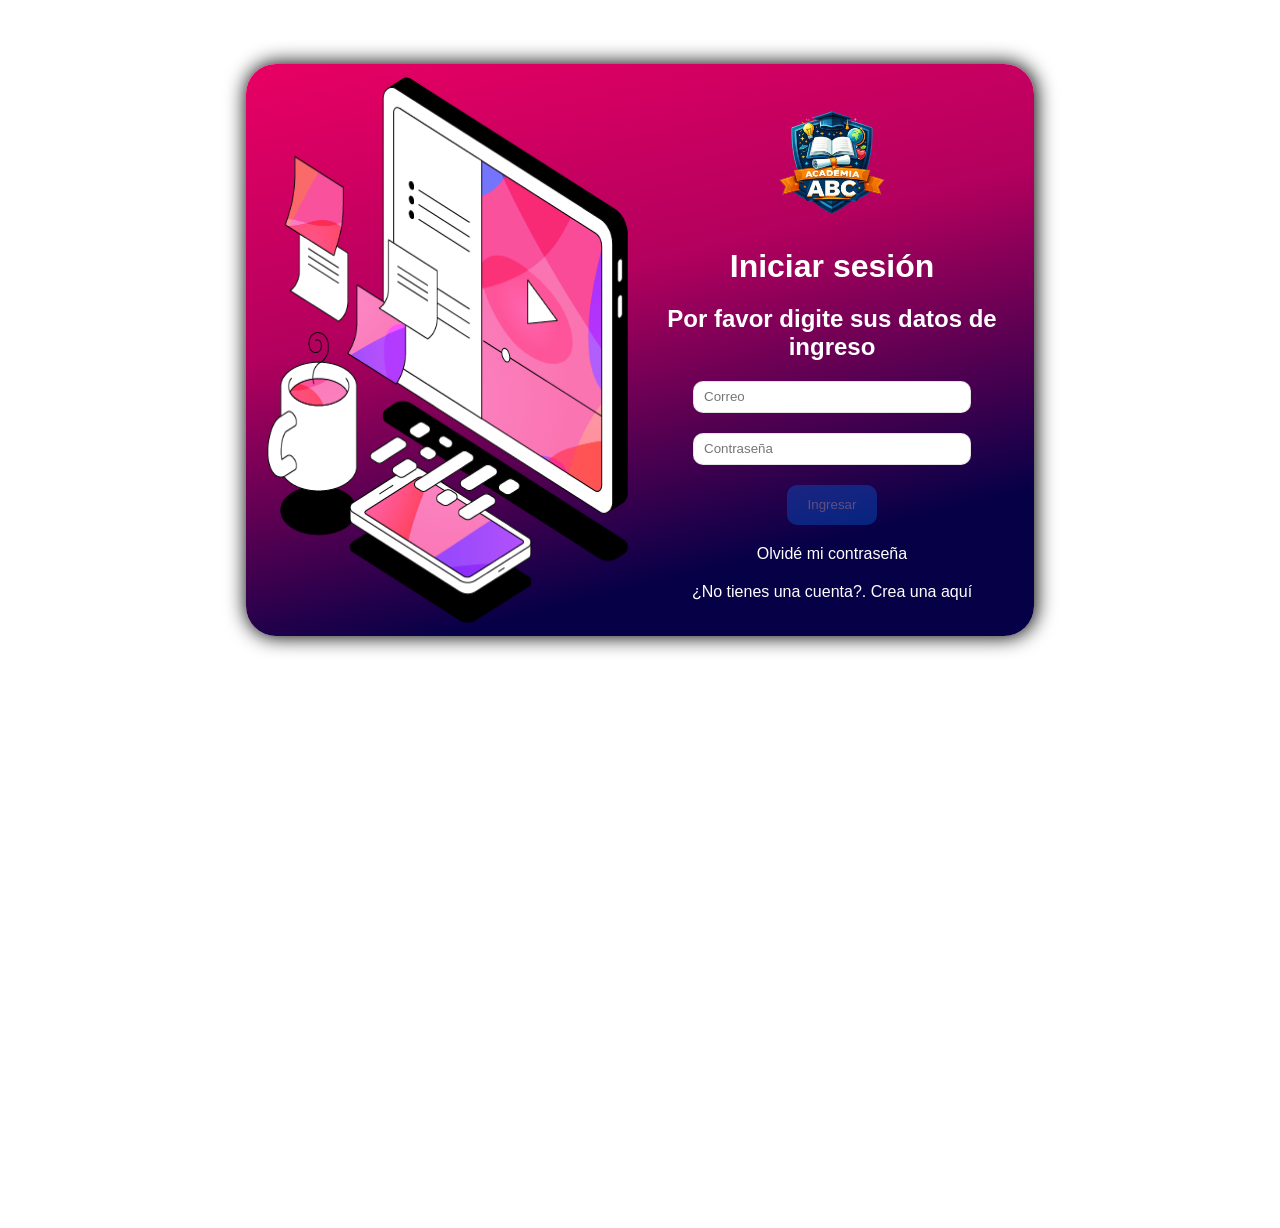
<file: index.html>
<!DOCTYPE html>
<html lang="en">
<head>
    <meta charset="UTF-8">
    <meta name="viewport" content="width=device-width, initial-scale=1.0">
    <meta http-equiv="refresh" content="0; url=pages/login.html">
    <title>Document</title>
</head>
<body>
    
</body>
</html>
</file>
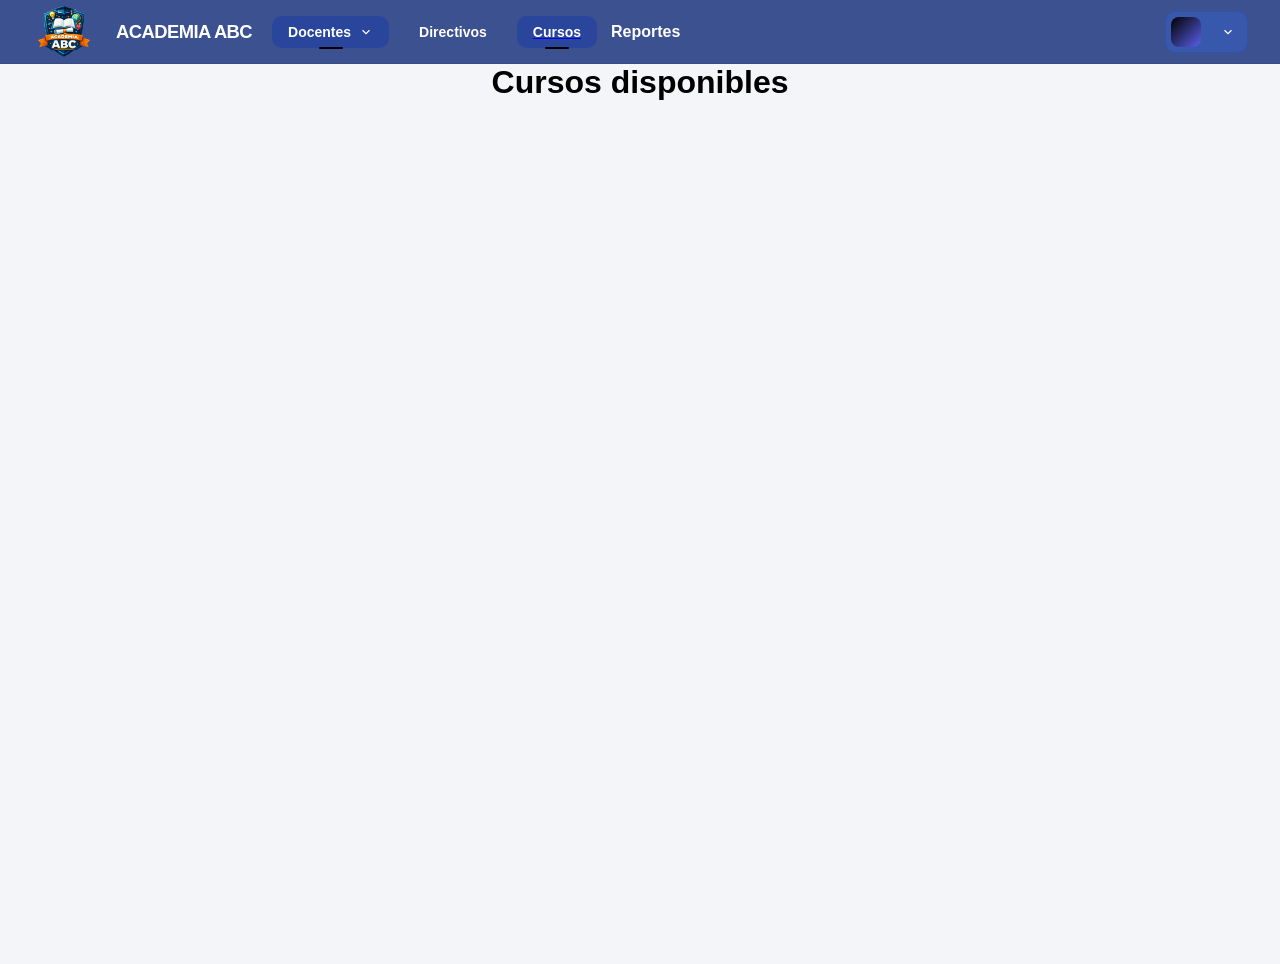
<file: pages/cursos.html>
<!DOCTYPE html>
<html lang="es">
<head>
    <meta charset="UTF-8">
    <meta name="viewport" content="width=device-width, initial-scale=1.0">
    <title>Gestión de Cursos</title>
    <link rel="stylesheet" href="/styles/menu.css">
    <link rel="stylesheet" href="/styles/cursos.css">
</head>

<body>
  <nav>
    <a class="nav-brand" href="/pages/menu.html">
        <img src="../media/logo.png">
        <div class="logo-icon"><a class="dropdown-item" href="../pages/menu.html">ACADEMIA ABC</a></div>
    </a>
    <div class="nav-links">
        <div class="dropdown-wrapper">
            <button class="nav-link active" id="btn-docentes" onclick="toggleDropdown('docentes')">
                Docentes
                <svg class="chevron" width="14" height="14" fill="none" stroke="currentColor" stroke-width="2" viewBox="0 0 24 24"><polyline points="6 9 12 15 18 9"/></svg>
            </button>
            <div class="dropdown" id="dropdown-docentes">
                <div class="dropdown-header">Docentes</div>
                <a class="dropdown-item" href="../pages/docentes.html">
                    <div><div class="item-label">Gestión docentes</div><div class="item-sub">Crear, editar, eliminar</div></div>
                </a>
            </div>
        </div>
        <div class="dropdown-wrapper">
            <button class="nav-link" id="btn-directivos" onclick="toggleDropdown('directivos')"><a class="dropdown-item" href="../pages/directivos.html">Directivos</a></button>
        </div>
        <div class="dropdown-wrapper">
            <a href="/pages/cursos.html">
                <button class="nav-link active" id="btn-cursos" onclick="toggleDropdown('cursos')">
                  Cursos
                </button>
              </a>
            <div class="dropdown" id="dropdown-cursos">
                <div class="dropdown-header">Opciones</div>
                <a class="dropdown-item" href="#"><div class="item-icon ic-blue">📚</div><div><div class="item-label">Explorar cursos</div><div class="item-sub">Todos los disponibles</div></div></a>
                <a class="dropdown-item" href="#"><div class="item-icon ic-green">✅</div><div><div class="item-label">Matriculados</div><div class="item-sub">5 cursos activos</div></div></a>
                <a class="dropdown-item" href="#"><div class="item-icon ic-purple">✏️</div><div><div class="item-label">Editar</div><div class="item-sub">Editor de cursos</div></div></a>
            </div>
        </div>

        <div class="dropdown-wrapper">
            <a class="dropdown-item" href="/pages/reporte.html">Reportes</a>
        </div>
    </div>
    <div class="dropdown-wrapper">
        <button class="avatar-btn" id="btn-perfil" onclick="toggleDropdown('perfil')">
            <div id="avatar" class="avatar"></div>
            <span id="avatar-name" class="avatar-name"></span>
            <svg class="chevron" width="14" height="14" fill="none" stroke="currentColor" stroke-width="2" viewBox="0 0 24 24"><polyline points="6 9 12 15 18 9"/></svg>
        </button>
        <div class="dropdown dropdown-right" id="dropdown-perfil">
            <div class="dropdown-header">Mi cuenta</div>
            <a class="dropdown-item" href="../pages/perfil.html">
                <div class="item-icon ic-blue">👤</div>
                <div><div class="item-label">Mi perfil</div><div class="item-sub">Datos personales</div></div>
            </a>
            <div class="dropdown-divider"></div>
            <a class="dropdown-item" href="/pages/login.html"><div><div class="item-label item-danger">Cerrar sesión</div></div></a>
        </div>
    </div>
</nav>


      <h1>Cursos disponibles</h1>
      <div class="addCursos" id="addCursos">

      </div>
      <div class="cursos" id="cursos">

      </div>

</body>
<script src="/scripts/cursos.js"></script>
</html>
</file>
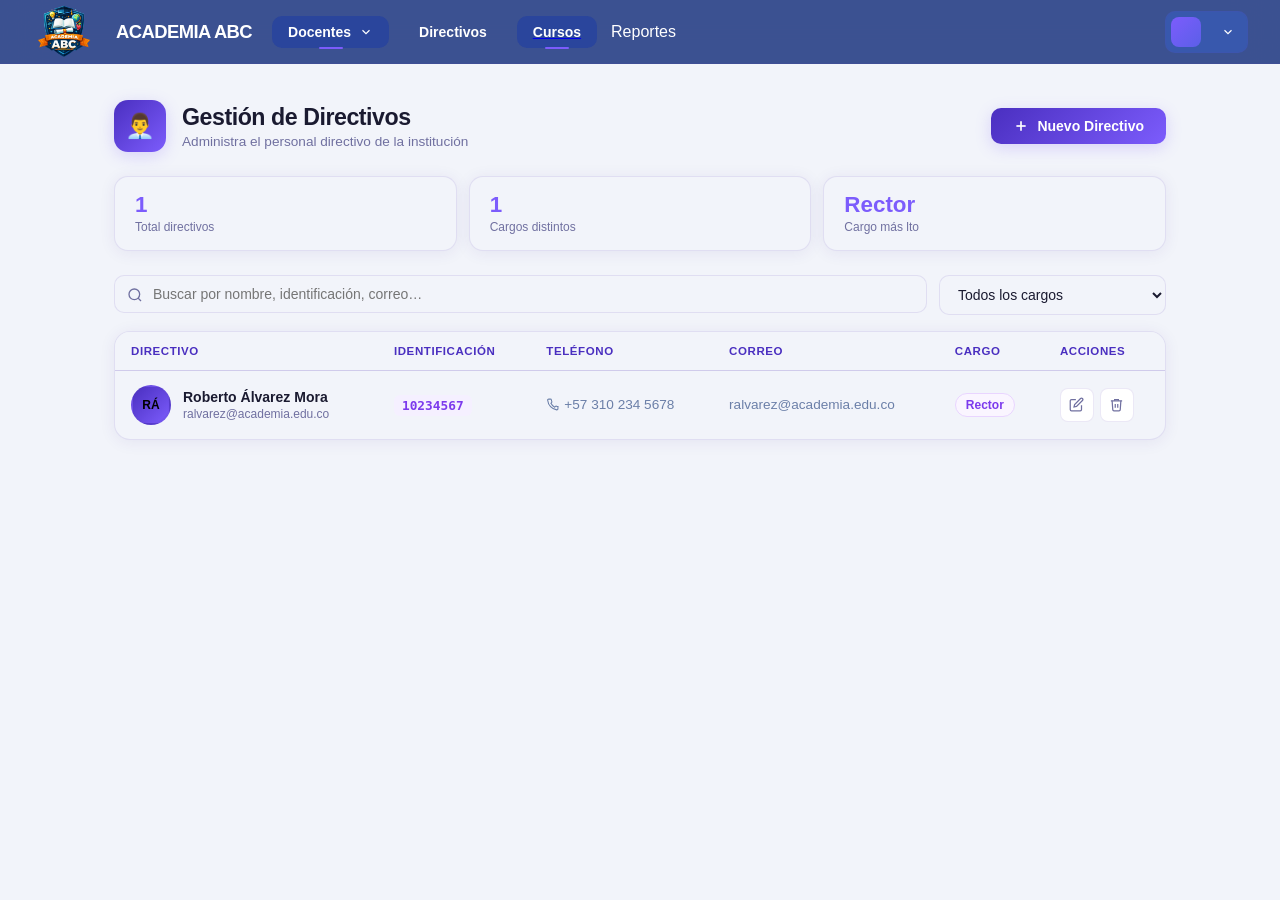
<file: pages/directivos.html>
<!DOCTYPE html>
<html lang="es">
<head>
    <meta charset="UTF-8">
    <meta name="viewport" content="width=device-width, initial-scale=1.0">
    <title>Gestión de Directivos · Academia ABC</title>
    <link rel="stylesheet" href="/styles/menu.css">
    <link rel="stylesheet" href="/styles/directivos.css">
</head>
<body>

<div class="backdrop" id="backdrop"></div>
<nav>
    <a class="nav-brand" href="/pages/menu.html">
        <img src="../media/logo.png">
        <div class="logo-icon"><a class="dropdown-item" href="../pages/menu.html">ACADEMIA ABC</a></div>
    </a>
    <div class="nav-links">
        <div class="dropdown-wrapper">
            <button class="nav-link active" id="btn-docentes" onclick="toggleDropdown('docentes')">
                Docentes
                <svg class="chevron" width="14" height="14" fill="none" stroke="currentColor" stroke-width="2" viewBox="0 0 24 24"><polyline points="6 9 12 15 18 9"/></svg>
            </button>
            <div class="dropdown" id="dropdown-docentes">
                <div class="dropdown-header">Docentes</div>
                <a class="dropdown-item" href="../pages/docentes.html">
                    <div><div class="item-label">Gestión docentes</div><div class="item-sub">Crear, editar, eliminar</div></div>
                </a>
            </div>
        </div>
        <div class="dropdown-wrapper">
            <button class="nav-link" id="btn-directivos" onclick="toggleDropdown('directivos')"><a class="dropdown-item" href="../pages/directivos.html">Directivos</a></button>
        </div>
        <div class="dropdown-wrapper">
            <a href="/pages/cursos.html">
                <button class="nav-link active" id="btn-cursos" onclick="toggleDropdown('cursos')">
                  Cursos
                </button>
              </a>
            <div class="dropdown" id="dropdown-cursos">
                <div class="dropdown-header">Opciones</div>
                <a class="dropdown-item" href="#"><div class="item-icon ic-blue">📚</div><div><div class="item-label">Explorar cursos</div><div class="item-sub">Todos los disponibles</div></div></a>
                <a class="dropdown-item" href="#"><div class="item-icon ic-green">✅</div><div><div class="item-label">Matriculados</div><div class="item-sub">5 cursos activos</div></div></a>
                <a class="dropdown-item" href="#"><div class="item-icon ic-purple">✏️</div><div><div class="item-label">Editar</div><div class="item-sub">Editor de cursos</div></div></a>
            </div>
        </div>

        <div class="dropdown-wrapper">
            <a class="dropdown-item" href="/pages/reporte.html">Reportes</a>
        </div>
    </div>

    
    <div class="dropdown-wrapper">
        <button class="avatar-btn" id="btn-perfil" onclick="toggleDropdown('perfil')">
            <div id="avatar" class="avatar"></div>
            <span id="avatar-name" class="avatar-name"></span>
            <svg class="chevron" width="14" height="14" fill="none" stroke="currentColor" stroke-width="2" viewBox="0 0 24 24"><polyline points="6 9 12 15 18 9"/></svg>
        </button>
        <div class="dropdown dropdown-right" id="dropdown-perfil">
            <div class="dropdown-header">Mi cuenta</div>
            <a class="dropdown-item" href="../pages/perfil.html">
                <div class="item-icon ic-blue">👤</div>
                <div><div class="item-label">Mi perfil</div><div class="item-sub">Datos personales</div></div>
            </a>
            <div class="dropdown-divider"></div>
            <a class="dropdown-item" href="/pages/login.html"><div><div class="item-label item-danger">Cerrar sesión</div></div></a>
        </div>
    </div>
  </nav>



<!-- contenido de la pagina -->
<div class="page-wrapper">

    <!-- Encabezado -->
    <div class="page-header">
        <div class="page-header-left">
            <div class="page-header-icon">👨‍💼</div>
            <div>
                <h1>Gestión de Directivos</h1>
                <p>Administra el personal directivo de la institución</p>
            </div>
        </div>
        <button class="btn-primary" onclick="openModal()">
            <svg width="16" height="16" fill="none" stroke="currentColor" stroke-width="2.5" viewBox="0 0 24 24"><line x1="12" y1="5" x2="12" y2="19"/><line x1="5" y1="12" x2="19" y2="12"/></svg>
            Nuevo Directivo
        </button>
    </div>

    <!-- estado actual -->
    <div class="stats-row">
        <div class="stat-card">
            <div class="stat-info">
                <span class="stat-value" id="stat-total">0</span>
                <span class="stat-label">Total directivos</span>
            </div>
        </div>
        <div class="stat-card">
            <div class="stat-info">
                <span class="stat-value" id="stat-cargos">0</span>
                <span class="stat-label">Cargos distintos</span>
            </div>
        </div>
        <div class="stat-card">
            <div class="stat-info">
                <span class="stat-value" id="stat-top">—</span>
                <span class="stat-label">Cargo más lto</span>
            </div>
        </div>
    </div>

    <!-- Barra de búsqueda y filtro -->
    <div class="toolbar">
        <div class="search-wrapper">
            <svg class="search-icon" width="16" height="16" fill="none" stroke="currentColor" stroke-width="2" viewBox="0 0 24 24"><circle cx="11" cy="11" r="8"/><path d="m21 21-4.35-4.35"/></svg>
            <input type="text" id="search-input" placeholder="Buscar por nombre, identificación, correo…" oninput="renderTable()">
        </div>
        <div class="filter-group">
            <select id="filter-cargo" onchange="renderTable()">
                <option value="">Todos los cargos</option>
                <option>Rector</option>
                <option>Coordinador Académico</option>
                <option>Coordinador de Convivencia</option>
                <option>Secretario Académico</option>
                <option>Tesorero</option>
                <option>Psicólogo</option>
                <option>Orientador</option>
            </select>
        </div>
    </div>

    <!-- Tabla -->
    <div class="table-card">
        <div class="table-wrapper">
            <table id="directivos-table">
                <thead>
                    <tr>
                        <th>Directivo</th>
                        <th>Identificación</th>
                        <th>Teléfono</th>
                        <th>Correo</th>
                        <th>Cargo</th>
                        <th>Acciones</th>
                    </tr>
                </thead>
                <tbody id="table-body"></tbody>
            </table>
        </div>
        <div class="table-empty" id="table-empty" style="display:none;">
            <div class="empty-icon">🔍</div>
            <p>No se encontraron directivos</p>
            <span>Intenta cambiar los filtros o agrega un nuevo directivo</span>
        </div>
    </div>

</div>

<!-- ── MODAL CREAR / EDITAR ── -->
<div class="modal-overlay" id="modal-overlay" onclick="handleOverlayClick(event)">
    <div class="modal" id="modal">
        <div class="modal-header">
            <div class="modal-title">
                <div class="modal-icon" id="modal-icon">➕</div>
                <div>
                    <h2 id="modal-heading">Nuevo Directivo</h2>
                    <p id="modal-subheading">Completa los datos para registrar un directivo</p>
                </div>
            </div>
            <button class="modal-close" onclick="closeModal()">
                <svg width="18" height="18" fill="none" stroke="currentColor" stroke-width="2.5" viewBox="0 0 24 24"><line x1="18" y1="6" x2="6" y2="18"/><line x1="6" y1="6" x2="18" y2="18"/></svg>
            </button>
        </div>

        <form id="directivo-form" onsubmit="handleSubmit(event)">
            <input type="hidden" id="edit-id">

            <!-- Preview de avatar -->
            <div class="avatar-preview-row">
                <div class="dir-avatar-lg" id="avatar-preview">
                    <span id="avatar-initials">?</span>
                </div>
                <div class="avatar-preview-info">
                    <strong id="preview-nombre">Nombre completo</strong>
                    <p id="preview-cargo">Cargo no definido</p>
                </div>
            </div>

            <div class="form-grid">
                <div class="field-group">
                    <label for="f-identificacion">Identificación <span class="required">*</span></label>
                    <div class="input-wrapper">
                        <svg class="input-icon" width="15" height="15" fill="none" stroke="currentColor" stroke-width="2" viewBox="0 0 24 24"><rect x="2" y="5" width="20" height="14" rx="2"/><path d="M8 10h.01M8 14h.01M12 10h4M12 14h4"/></svg>
                        <input type="text" id="f-identificacion" name="identificacion" placeholder="Ej: 1098765432" required>
                    </div>
                </div>
                <div class="field-group">
                    <label for="f-telefono">Teléfono <span class="required">*</span></label>
                    <div class="input-wrapper">
                        <svg class="input-icon" width="15" height="15" fill="none" stroke="currentColor" stroke-width="2" viewBox="0 0 24 24"><path d="M22 16.92v3a2 2 0 01-2.18 2A19.86 19.86 0 013.08 4.18 2 2 0 015 2h3a2 2 0 012 1.72c.13.96.36 1.9.7 2.81a2 2 0 01-.45 2.11L9.09 9.91a16 16 0 006.99 7l1.27-1.27a2 2 0 012.11-.45c.91.34 1.85.57 2.81.7A2 2 0 0122 16.92z"/></svg>
                        <input type="text" id="f-telefono" name="telefono" placeholder="Ej: +57 300 000 0000" required>
                    </div>
                </div>
                <div class="field-group">
                    <label for="f-nombres">Nombres <span class="required">*</span></label>
                    <div class="input-wrapper">
                        <svg class="input-icon" width="15" height="15" fill="none" stroke="currentColor" stroke-width="2" viewBox="0 0 24 24"><circle cx="12" cy="8" r="4"/><path d="M4 20c0-4 3.6-7 8-7s8 3 8 7"/></svg>
                        <input type="text" id="f-nombres" name="nombres" placeholder="Ej: Carlos Andrés" required oninput="updatePreview()">
                    </div>
                </div>
                <div class="field-group">
                    <label for="f-apellidos">Apellidos <span class="required">*</span></label>
                    <div class="input-wrapper">
                        <svg class="input-icon" width="15" height="15" fill="none" stroke="currentColor" stroke-width="2" viewBox="0 0 24 24"><circle cx="12" cy="8" r="4"/><path d="M4 20c0-4 3.6-7 8-7s8 3 8 7"/></svg>
                        <input type="text" id="f-apellidos" name="apellidos" placeholder="Ej: Mejía Vargas" required oninput="updatePreview()">
                    </div>
                </div>
                <div class="field-group field-full">
                    <label for="f-email">Correo electrónico <span class="required">*</span></label>
                    <div class="input-wrapper">
                        <svg class="input-icon" width="15" height="15" fill="none" stroke="currentColor" stroke-width="2" viewBox="0 0 24 24"><rect x="2" y="4" width="20" height="16" rx="2"/><path d="m2 7 10 7 10-7"/></svg>
                        <input type="email" id="f-email" name="email" placeholder="Ej: directivo@academia.edu.co" required>
                    </div>
                </div>
                <div class="field-group field-full">
                    <label for="f-cargo">Cargo <span class="required">*</span></label>
                    <div class="input-wrapper">
                        <svg class="input-icon" width="15" height="15" fill="none" stroke="currentColor" stroke-width="2" viewBox="0 0 24 24"><rect x="2" y="7" width="20" height="14" rx="2"/><path d="M16 7V5a2 2 0 00-2-2h-4a2 2 0 00-2 2v2"/></svg>
                        <select id="f-cargo" name="cargo" required onchange="updatePreview()">
                            <option value="">Selecciona un cargo</option>
                            <option>Rector</option>
                            <option>Fundador</option>
                            <option>Lider de area</option>
                            <option>Psicólogo</option>
                            <option>Tutor</option>
                        </select>
                    </div>
                </div>
            </div>

            <div class="modal-actions">
                <button type="button" class="btn-secondary" onclick="closeModal()">Cancelar</button>
                <button type="submit" class="btn-primary">
                    <svg width="15" height="15" fill="none" stroke="currentColor" stroke-width="2.5" viewBox="0 0 24 24"><polyline points="20 6 9 17 4 12"/></svg>
                    <span id="submit-label">Guardar directivo</span>
                </button>
            </div>
        </form>
    </div>
</div>

<div class="modal-overlay" id="confirm-overlay" onclick="handleConfirmOverlay(event)">
    <div class="modal modal-sm">
        <div class="confirm-icon">🗑️</div>
        <h3>¿Eliminar directivo?</h3>
        <p id="confirm-text">Esta acción no se puede deshacer.</p>
        <div class="modal-actions" style="justify-content:center; padding:0;">
            <button class="btn-secondary" onclick="closeConfirm()">Cancelar</button>
            <button class="btn-danger" id="confirm-delete-btn">Eliminar</button>
        </div>
    </div>
</div>

<div class="toast" id="toast"></div>

<script src="/scripts/directivos.js"></script>
</body>
</html>
</file>
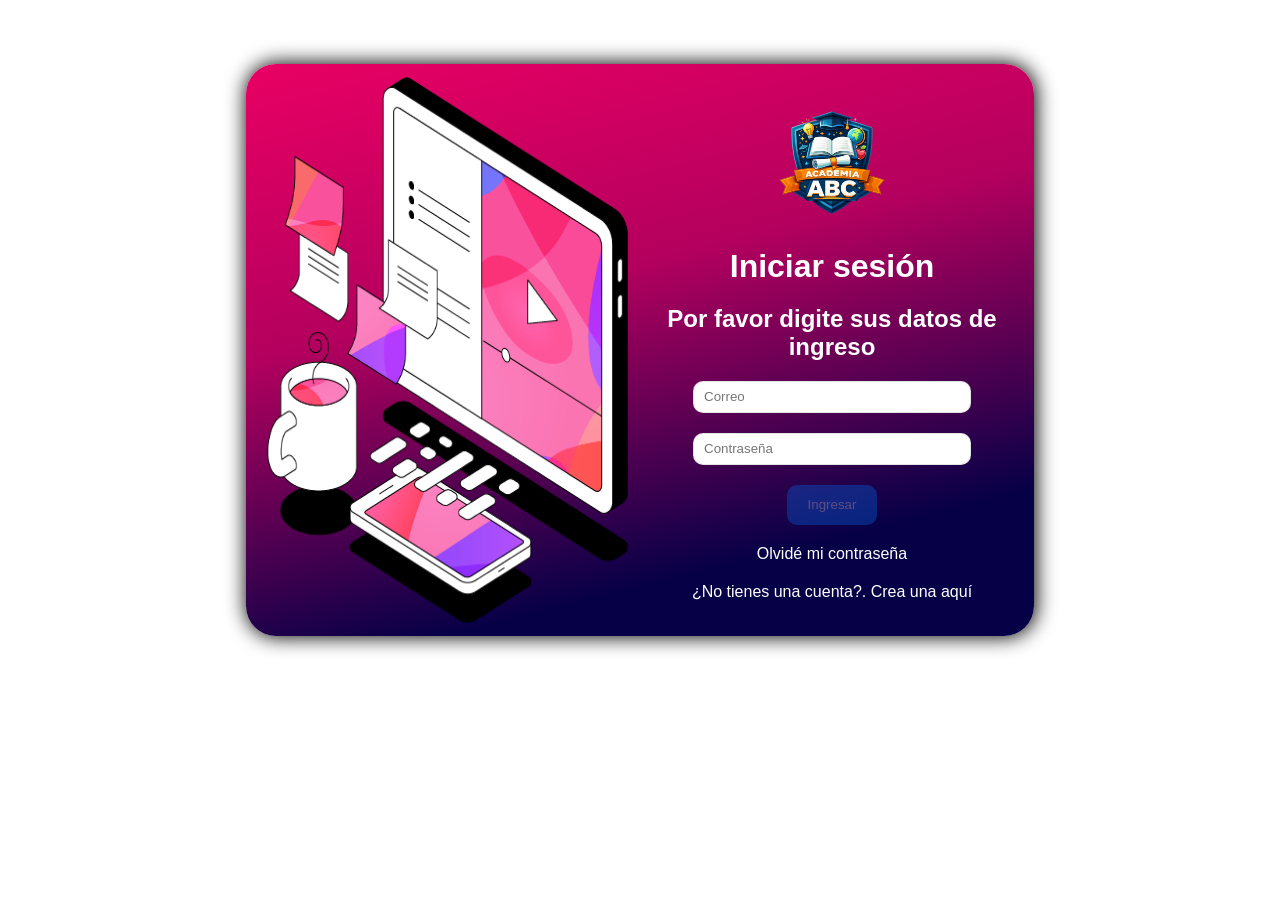
<file: pages/login.html>
<!DOCTYPE html>
<html lang="en">
<head>
    <meta charset="UTF-8">
    <meta name="viewport" content="width=device-width, initial-scale=1.0">
    <link rel="stylesheet" href="/styles/login_register.css"></link>
    <title>Document</title>
</head>
<body>

    <div class="container">
        <div class="container-extra">
            <img src="/media/HOME hero illustration 750 padded-04.png">
        </div>

        <form class="container-card">
            <img src="../media/logo.png">
            <h1>Iniciar sesión</h1>
            <h2>Por favor digite sus datos de ingreso</h2>
            <input id="email" placeholder="Correo" type="email" required>
            <input id="password" placeholder="Contraseña" type="password" required>
            <button type="submit" id="ingresar">Ingresar</button>
            <a href="https://youtu.be/dQw4w9WgXcQ">Olvidé mi contraseña</a>
            <a href="../pages/register.html">¿No tienes una cuenta?. Crea una aquí</a>
        </form>
    </div>
    
</body>
<script src="/scripts/register_login.js"></script>
</html>
</file>
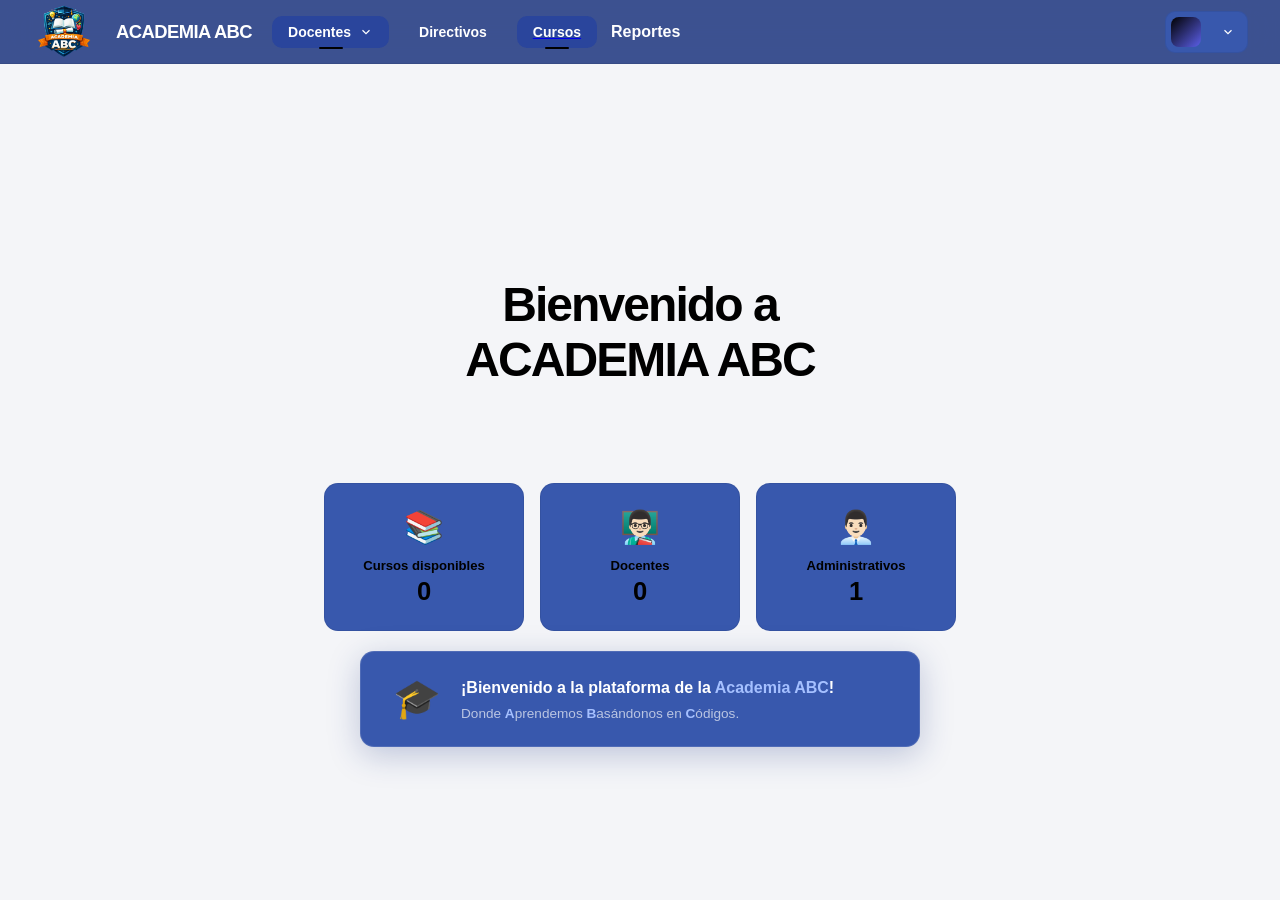
<file: pages/menu.html>
<!DOCTYPE html>
<html lang="es">
<head>
<meta charset="UTF-8">
<meta name="viewport" content="width=device-width, initial-scale=1.0">
<title>Portal LMS</title>
<link rel="stylesheet" href="/styles/menu.css">
</head>
<body>

<div class="backdrop" id="backdrop"></div>
<nav>
  <a class="nav-brand" href="/pages/menu.html">
      <img src="../media/logo.png">
      <div class="logo-icon"><a class="dropdown-item" href="../pages/menu.html">ACADEMIA ABC</a></div>
  </a>
  <div class="nav-links">
      <div class="dropdown-wrapper">
          <button class="nav-link active" id="btn-docentes" onclick="toggleDropdown('docentes')">
              Docentes
              <svg class="chevron" width="14" height="14" fill="none" stroke="currentColor" stroke-width="2" viewBox="0 0 24 24"><polyline points="6 9 12 15 18 9"/></svg>
          </button>
          <div class="dropdown" id="dropdown-docentes">
              <div class="dropdown-header">Docentes</div>
              <a class="dropdown-item" href="../pages/docentes.html">
                  <div><div class="item-label">Gestión docentes</div><div class="item-sub">Crear, editar, eliminar</div></div>
              </a>
          </div>
      </div>
      <div class="dropdown-wrapper">
          <button class="nav-link" id="btn-directivos" onclick="toggleDropdown('directivos')"><a class="dropdown-item" href="../pages/directivos.html">Directivos</a></button>
      </div>
      <div class="dropdown-wrapper">
          <a href="/pages/cursos.html">
              <button class="nav-link active" id="btn-cursos" onclick="toggleDropdown('cursos')">
                Cursos
              </button>
            </a>
          <div class="dropdown" id="dropdown-cursos">
              <div class="dropdown-header">Opciones</div>
              <a class="dropdown-item" href="#"><div class="item-icon ic-blue">📚</div><div><div class="item-label">Explorar cursos</div><div class="item-sub">Todos los disponibles</div></div></a>
              <a class="dropdown-item" href="#"><div class="item-icon ic-green">✅</div><div><div class="item-label">Matriculados</div><div class="item-sub">5 cursos activos</div></div></a>
              <a class="dropdown-item" href="#"><div class="item-icon ic-purple">✏️</div><div><div class="item-label">Editar</div><div class="item-sub">Editor de cursos</div></div></a>
          </div>
      </div>

      <div class="dropdown-wrapper">
          <a class="dropdown-item" href="/pages/reporte.html">Reportes</a>
      </div>
  </div>

  
  <div class="dropdown-wrapper">
      <button class="avatar-btn" id="btn-perfil" onclick="toggleDropdown('perfil')">
          <div id="avatar" class="avatar"></div>
          <span id="avatar-name" class="avatar-name"></span>
          <svg class="chevron" width="14" height="14" fill="none" stroke="currentColor" stroke-width="2" viewBox="0 0 24 24"><polyline points="6 9 12 15 18 9"/></svg>
      </button>
      <div class="dropdown dropdown-right" id="dropdown-perfil">
          <div class="dropdown-header">Mi cuenta</div>
          <a class="dropdown-item" href="../pages/perfil.html">
              <div class="item-icon ic-blue">👤</div>
              <div><div class="item-label">Mi perfil</div><div class="item-sub">Datos personales</div></div>
          </a>
          <div class="dropdown-divider"></div>
          <a class="dropdown-item" href="/pages/login.html"><div><div class="item-label item-danger">Cerrar sesión</div></div></a>
      </div>
  </div>
</nav>

<!-- Demo page content -->
<main>
  <div class="hero">
    <h1>Bienvenido a<br><span>ACADEMIA ABC</span></h1>
  </div>
  <div class="cards">
    <div class="card"><div class="card-icon">📚</div><div class="card-label">Cursos disponibles</div><div id="cursos" class="card-value"></div></div>
    <div class="card"><div class="card-icon">👨🏻‍🏫</div><div class="card-label">Docentes</div><div id="docentes" class="card-value"></div></div>
    <div class="card"><div class="card-icon">👨🏻‍💼</div><div class="card-label">Administrativos</div><div id="administrativos" class="card-value"></div></div>
  </div>

  <!-- Tarjeta de bienvenida a la pagina -->
  <div class="welcome-card">
    <div class="welcome-card-icon">🎓</div>
    <div class="welcome-card-body">
      <h2>¡Bienvenido a la plataforma de la <span>Academia ABC</span>!</h2>
      <p>Donde <b>A</b>prendemos <b>B</b>asándonos en <b>C</b>ódigos.</p>
    </div>
  </div>
</main>


</body>
<script src="/scripts/menu.js"></script>
</html>
</file>
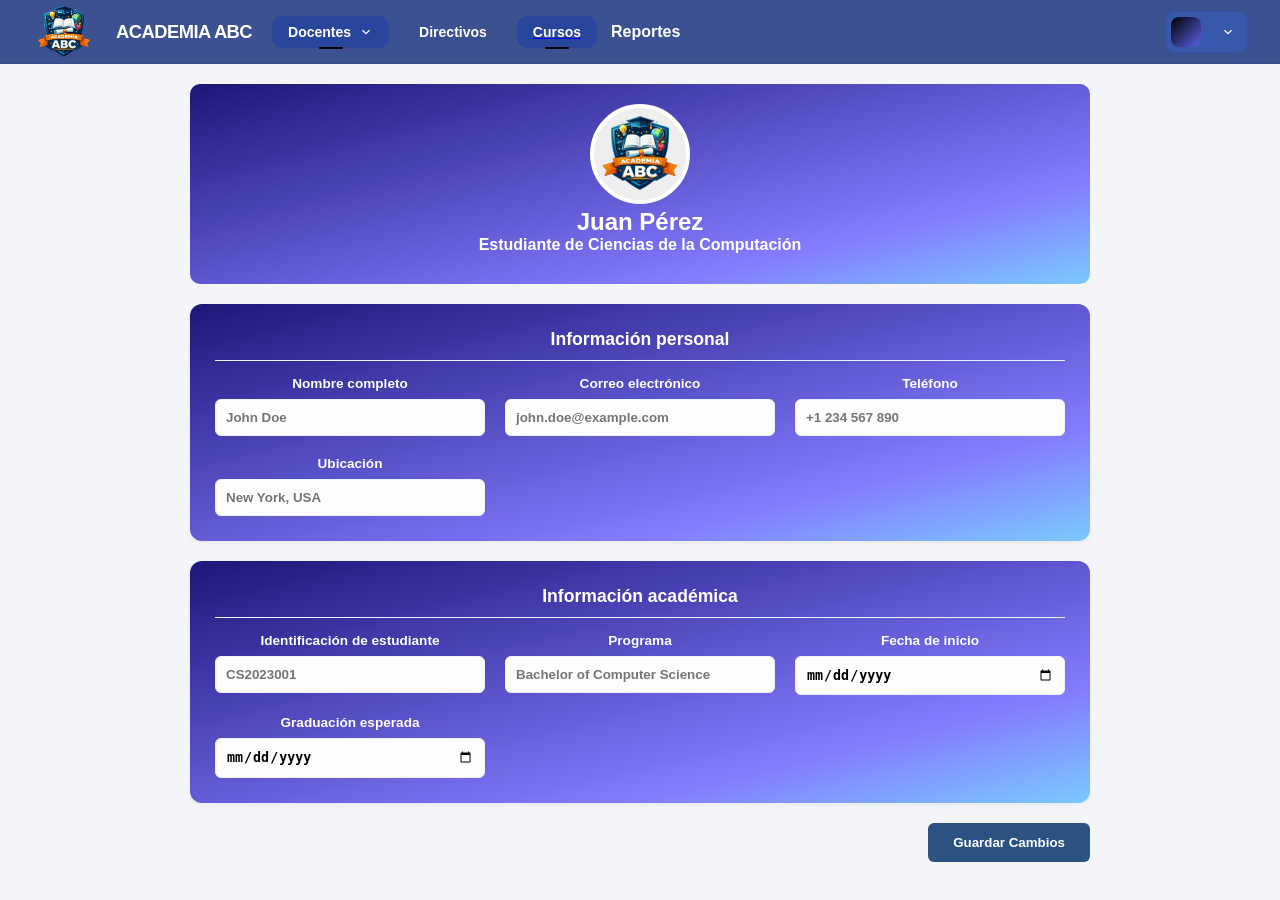
<file: pages/perfil.html>
<!DOCTYPE html>
<html lang="es">
<head>
    <meta charset="UTF-8">
    <meta name="viewport" content="width=device-width, initial-scale=1.0">
    <title>Perfil de Estudiante</title>
    <link rel="stylesheet" href="/styles/perfil.css">
</head>

<body>
  
  <div class="backdrop" id="backdrop"></div>
  
  <nav>
    <a class="nav-brand" href="/pages/menu.html">
        <img src="../media/logo.png">
        <div class="logo-icon"><a class="dropdown-item" href="../pages/menu.html">ACADEMIA ABC</a></div>
    </a>
    <div class="nav-links">
        <div class="dropdown-wrapper">
            <button class="nav-link active" id="btn-docentes" onclick="toggleDropdown('docentes')">
                Docentes
                <svg class="chevron" width="14" height="14" fill="none" stroke="currentColor" stroke-width="2" viewBox="0 0 24 24"><polyline points="6 9 12 15 18 9"/></svg>
            </button>
            <div class="dropdown" id="dropdown-docentes">
                <div class="dropdown-header">Docentes</div>
                <a class="dropdown-item" href="../pages/docentes.html">
                    <div><div class="item-label">Gestión docentes</div><div class="item-sub">Crear, editar, eliminar</div></div>
                </a>
            </div>
        </div>
        <div class="dropdown-wrapper">
            <button class="nav-link" id="btn-directivos" onclick="toggleDropdown('directivos')"><a class="dropdown-item" href="../pages/directivos.html">Directivos</a></button>
        </div>
        <div class="dropdown-wrapper">
            <a href="/pages/cursos.html">
                <button class="nav-link active" id="btn-cursos" onclick="toggleDropdown('cursos')">
                  Cursos
                </button>
              </a>
            <div class="dropdown" id="dropdown-cursos">
                <div class="dropdown-header">Opciones</div>
                <a class="dropdown-item" href="#"><div class="item-icon ic-blue">📚</div><div><div class="item-label">Explorar cursos</div><div class="item-sub">Todos los disponibles</div></div></a>
                <a class="dropdown-item" href="#"><div class="item-icon ic-green">✅</div><div><div class="item-label">Matriculados</div><div class="item-sub">5 cursos activos</div></div></a>
                <a class="dropdown-item" href="#"><div class="item-icon ic-purple">✏️</div><div><div class="item-label">Editar</div><div class="item-sub">Editor de cursos</div></div></a>
            </div>
        </div>

        <div class="dropdown-wrapper">
            <a class="dropdown-item" href="/pages/reporte.html">Reportes</a>
        </div>
    </div>

    
    <div class="dropdown-wrapper">
        <button class="avatar-btn" id="btn-perfil" onclick="toggleDropdown('perfil')">
            <div id="avatar" class="avatar"></div>
            <span id="avatar-name" class="avatar-name"></span>
            <svg class="chevron" width="14" height="14" fill="none" stroke="currentColor" stroke-width="2" viewBox="0 0 24 24"><polyline points="6 9 12 15 18 9"/></svg>
        </button>
        <div class="dropdown dropdown-right" id="dropdown-perfil">
            <div class="dropdown-header">Mi cuenta</div>
            <a class="dropdown-item" href="../pages/perfil.html">
                <div class="item-icon ic-blue">👤</div>
                <div><div class="item-label">Mi perfil</div><div class="item-sub">Datos personales</div></div>
            </a>
            <div class="dropdown-divider"></div>
            <a class="dropdown-item" href="/pages/login.html"><div><div class="item-label item-danger">Cerrar sesión</div></div></a>
        </div>
    </div>
  </nav>
  </nav>
  


    <div class="container">
        <header class="profile-header">
            <div class="profile-pic-container">
                <img src="../media/logo.png" alt="Profile" id="display-pic">
            </div>
            <h2 id="display-name">Juan Pérez</h2>
            <p id="display-role">Estudiante de Ciencias de la Computación</p>
        </header>

        <form id="profileForm">
            <section class="card">
                <h3>Información personal</h3>
                <div class="grid-layout">
                    <div class="input-group">
                        <label>Nombre completo</label>
                        <input type="text" id="nombre" name="nombre" placeholder="John Doe">
                    </div>
                    <div class="input-group">
                        <label>Correo electrónico</label>
                        <input type="email" id="email" name="email" placeholder="john.doe@example.com">
                    </div>
                    <div class="input-group">
                        <label>Teléfono</label>
                        <input type="text" id="telefono" name="telefono" placeholder="+1 234 567 890">
                    </div>
                    <div class="input-group">
                        <label>Ubicación</label>
                        <input type="text" id="ubicacion" name="ubicacion" placeholder="New York, USA">
                    </div>
                </div>
            </section>

            <section class="card">
                <h3>Información académica</h3>
                <div class="grid-layout">
                    <div class="input-group">
                        <label>Identificación de estudiante</label>
                        <input type="text" id="estudianteId" name="estudianteId" placeholder="CS2023001">
                    </div>
                    <div class="input-group">
                        <label>Programa</label>
                        <input type="text" id="programa" name="programa" placeholder="Bachelor of Computer Science">
                    </div>
                    <div class="input-group">
                        <label>Fecha de inicio</label>
                        <input type="date" id="fechaInicio" name="fechaInicio">
                    </div>
                    <div class="input-group">
                        <label>Graduación esperada</label>
                        <input type="date" id="fechaFin" name="fechaFin">
                    </div>
                </div>
            </section>
            
            <button type="submit" class="save-btn">Guardar Cambios</button>
        </form>
    </div>
    <script src="/scripts/perfil.js"></script>
</body>
</html>
</file>
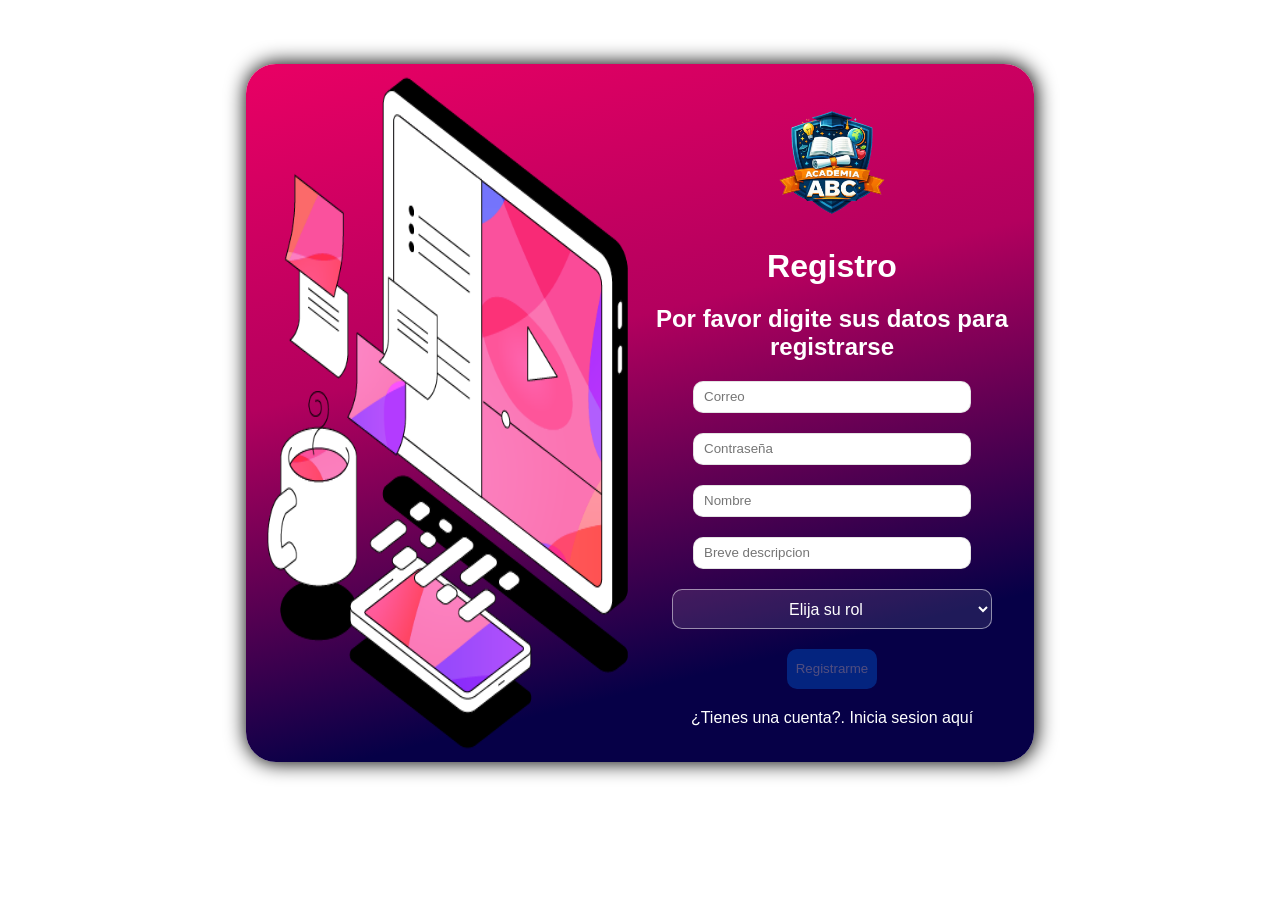
<file: pages/register.html>
<!DOCTYPE html>
<html lang="en">
<head>
    <meta charset="UTF-8">
    <meta name="viewport" content="width=device-width, initial-scale=1.0">
    <link rel="stylesheet" href="/styles/login_register.css"></link>
    <title>Document</title>
</head>
<body>

    <div class="container">
        <div class="container-extra">
            <img src="/media/HOME hero illustration 750 padded-04.png">
        </div>
        
        <form class="container-card">
            <img src="../media/logo.png">
            <h1>Registro</h1>
            <h2>Por favor digite sus datos para registrarse </h2>

            <input id="email" placeholder="Correo" type="email" required>
            <input id="password" placeholder="Contraseña" type="password" required>
            <input placeholder="Nombre" id="name" required></input>
            <input placeholder="Breve descripcion" id="description" required>

            <select class="select" id="rol" required>
                <option value="">Elija su rol</option>
                <option value="Administrativo">Administrativo</option>
                <option value="Profesor">Profesor</option>
                <option value="Estudiante">Estudiante</option>
            </select>
            
            <button type="submit" id="registrar">Registrarme</button>
            <a href="../pages/login.html">¿Tienes una cuenta?. Inicia sesion aquí</a>
        </form>
    </div>
    
</body>

<script src="/scripts/register_login.js"></script>
</html>
</file>
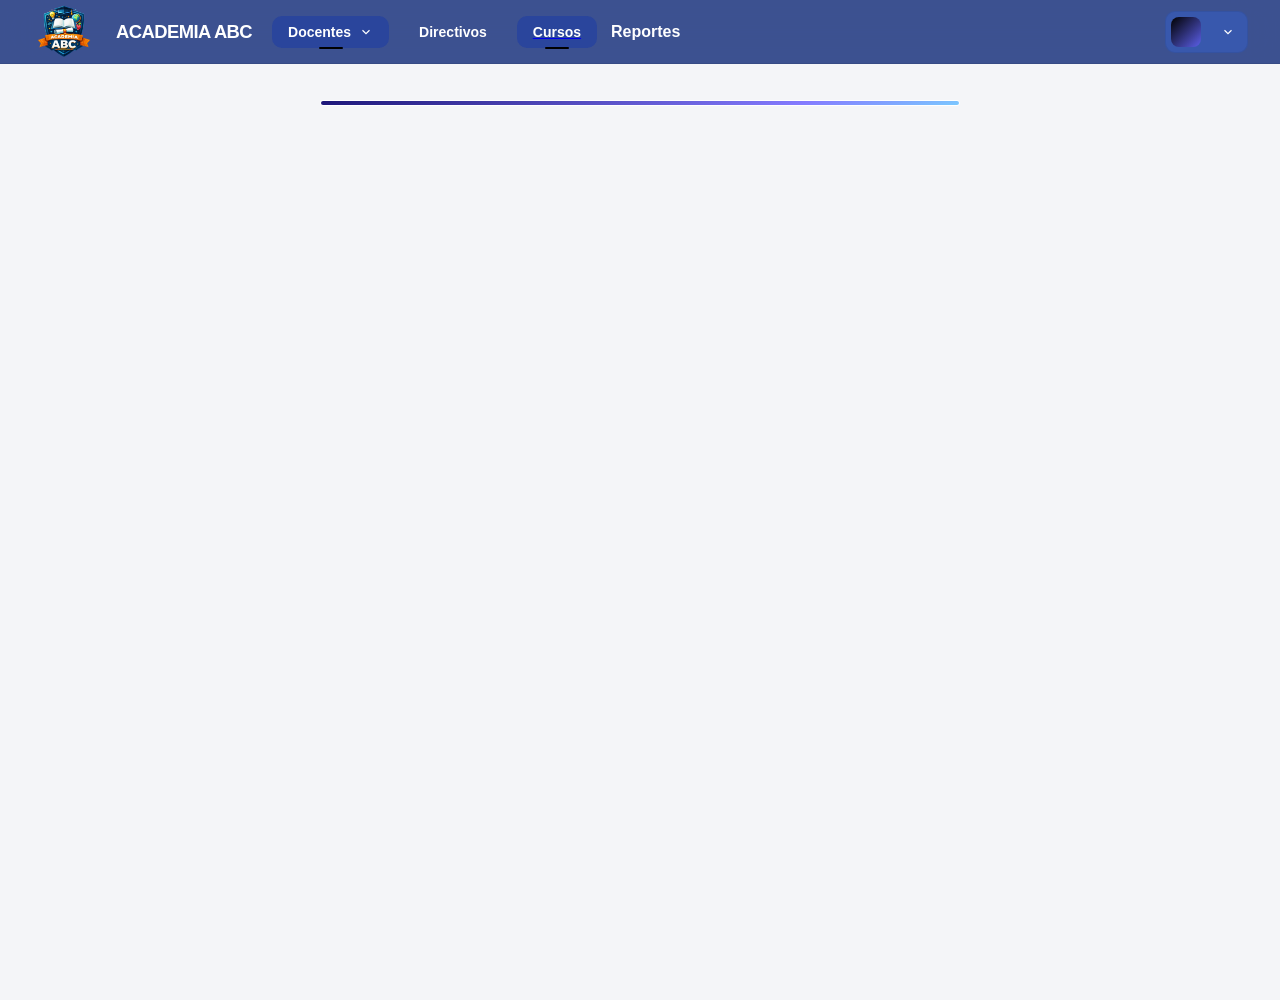
<file: pages/reporte.html>
<!DOCTYPE html>
<html lang="en">
<head>
    <meta charset="UTF-8">
    <meta name="viewport" content="width=device-width, initial-scale=1.0">
    <link rel="stylesheet" href="/styles/menu.css">
    <link rel="stylesheet" href="/styles/reporte.css">
    <title>Document</title>
</head>
<body>
    <nav>
        <a class="nav-brand" href="/pages/menu.html">
            <img src="../media/logo.png">
            <div class="logo-icon"><a class="dropdown-item" href="../pages/menu.html">ACADEMIA ABC</a></div>
        </a>
        <div class="nav-links">
            <div class="dropdown-wrapper">
                <button class="nav-link active" id="btn-docentes" onclick="toggleDropdown('docentes')">
                    Docentes
                    <svg class="chevron" width="14" height="14" fill="none" stroke="currentColor" stroke-width="2" viewBox="0 0 24 24"><polyline points="6 9 12 15 18 9"/></svg>
                </button>
                <div class="dropdown" id="dropdown-docentes">
                    <div class="dropdown-header">Docentes</div>
                    <a class="dropdown-item" href="../pages/docentes.html">
                        <div><div class="item-label">Gestión docentes</div><div class="item-sub">Crear, editar, eliminar</div></div>
                    </a>
                </div>
            </div>
            <div class="dropdown-wrapper">
                <button class="nav-link" id="btn-directivos" onclick="toggleDropdown('directivos')"><a class="dropdown-item" href="../pages/directivos.html">Directivos</a></button>
            </div>
            <div class="dropdown-wrapper">
                <a href="/pages/cursos.html">
                    <button class="nav-link active" id="btn-cursos" onclick="toggleDropdown('cursos')">
                      Cursos
                    </button>
                  </a>
                <div class="dropdown" id="dropdown-cursos">
                    <div class="dropdown-header">Opciones</div>
                    <a class="dropdown-item" href="#"><div class="item-icon ic-blue">📚</div><div><div class="item-label">Explorar cursos</div><div class="item-sub">Todos los disponibles</div></div></a>
                    <a class="dropdown-item" href="#"><div class="item-icon ic-green">✅</div><div><div class="item-label">Matriculados</div><div class="item-sub">5 cursos activos</div></div></a>
                    <a class="dropdown-item" href="#"><div class="item-icon ic-purple">✏️</div><div><div class="item-label">Editar</div><div class="item-sub">Editor de cursos</div></div></a>
                </div>
            </div>

            <div class="dropdown-wrapper">
                <a class="dropdown-item" href="/pages/reporte.html">Reportes</a>
            </div>
        </div>

        
        <div class="dropdown-wrapper">
            <button class="avatar-btn" id="btn-perfil" onclick="toggleDropdown('perfil')">
                <div id="avatar" class="avatar"></div>
                <span id="avatar-name" class="avatar-name"></span>
                <svg class="chevron" width="14" height="14" fill="none" stroke="currentColor" stroke-width="2" viewBox="0 0 24 24"><polyline points="6 9 12 15 18 9"/></svg>
            </button>
            <div class="dropdown dropdown-right" id="dropdown-perfil">
                <div class="dropdown-header">Mi cuenta</div>
                <a class="dropdown-item" href="../pages/perfil.html">
                    <div class="item-icon ic-blue">👤</div>
                    <div><div class="item-label">Mi perfil</div><div class="item-sub">Datos personales</div></div>
                </a>
                <div class="dropdown-divider"></div>
                <a class="dropdown-item" href="/pages/login.html"><div><div class="item-label item-danger">Cerrar sesión</div></div></a>
            </div>
        </div>
      </nav>
    <div class="main-container" id="main-container">

    </div>
</body>
<script src="/scripts/reporte.js"></script>
</html>
</file>
<file: styles/menu.css>
*, *::before, *::after { box-sizing: border-box; margin: 0; padding: 0; }

:root {
  --bg: #f4f5f8;
  --surface: #3858ad;
  --surface2: #2a459c;
  --border: rgba(0, 0, 0, 0.07);
  --accent: #000000;
  --accent2: #5b5fe8;
  --green: #22d99b;
  --text: #000000;
  --muted: #000000;
  --radius: 14px;
}

body {
  font-family: 'DM Sans', sans-serif;
  background: var(--bg);
  color: var(--text);
  min-height: 100vh;
  overflow-x: hidden;
  font-weight: bold;
}

/* ── NAV ── */
nav {
  position: absolute;
  top: 0; left: 0; right: 0;
  z-index: 100;
  background: rgba(28, 52, 126, 0.85);
  backdrop-filter: blur(20px) saturate(1.4);
  border-bottom: 1px solid var(--border);
  height: 64px;
  display: flex;
  align-items: center;
  padding: 0 32px;
  gap: 8px;

}

.nav-brand {
  font-family: 'Sora', sans-serif;
  font-weight: 700;
  font-size: 1.15rem;
  letter-spacing: -0.03em;
  margin-right: 24px;
  margin: 0;
  padding: 0;
  display: flex;
  align-items: center;
  text-decoration: none;
  color: white;
  height: 32px;
}

.logo-icon{
    font-family: 'Sora', sans-serif;
    font-weight: 700;
    font-size: 1.15rem;
    letter-spacing: -0.03em;
    margin-right: 24px;
    margin: 0;
    padding: 0;
    display: flex;
    align-items: center;
    text-decoration: none;
    color: white;
    height: 32px;
}


img{
    margin: 0;
    width: 64px; 
    height: 64px;
}

.nav-links {
  display: flex;
  align-items: center;
  gap: 2px;
  flex: 1;
  
}

.nav-link {
  position: relative;
  display: flex;
  align-items: center;
  gap: 8px;
  padding: 8px 16px;
  border-radius: 10px;
  color: white;
  font-size: 0.875rem;
  font-weight: 500;
  cursor: pointer;
  transition: color 0.2s, background 0.2s;
  border: none;
  background: transparent;
  font-family: inherit;
  font-weight: bold;
  white-space: nowrap;
  text-decoration: none;
}

.nav-link svg { flex-shrink: 0; transition: transform 0.2s; }
.nav-link:hover {   color: white;; background: var(--surface2); }
.nav-link.active {   color: white;; background: var(--surface2); }

.nav-link.active::after {
  content: '';
  position: absolute;
  bottom: -1px; left: 50%; transform: translateX(-50%);
  width: 24px; height: 2px;
  background: var(--accent);
  border-radius: 2px;
}

.nav-link .chevron {
  width: 14px; height: 14px;
  transition: transform 0.25s cubic-bezier(.4,0,.2,1);
}
.nav-link.open .chevron { transform: rotate(180deg); }

/* ── DROPDOWN ── */
.dropdown-wrapper {
  position: relative;

}

.dropdown {
  position: absolute;
  top: calc(100% + 12px);
  left: 50%;
  transform: translateX(-50%) translateY(-8px);
  width: 260px;
  background: var(--surface);
  border: 1px solid var(--border);
  border-radius: var(--radius);
  padding: 8px;
  opacity: 0;
  pointer-events: none;
  transition: opacity 0.2s, transform 0.2s cubic-bezier(.4,0,.2,1);
  box-shadow: 0 24px 60px rgba(0,0,0,0.5);
}

.dropdown.dropdown-right {
  left: auto;
  right: 0;
  transform: translateY(-8px);
}

.dropdown.open {
  opacity: 1;
  pointer-events: all;
  transform: translateX(-50%) translateY(0);
}

.dropdown.dropdown-right.open {
  transform: translateY(0);
}

.dropdown-header {
  font-family: 'Sora', sans-serif;
  font-size: 0.65rem;
  font-weight: 600;
  text-transform: uppercase;
  letter-spacing: 0.1em;
  color: white;
  padding: 6px 12px 4px;
}

.dropdown-item {
  display: flex;
  align-items: center;
  gap: 12px;
  padding: 10px 12px;
  border-radius: 9px;
  cursor: pointer;
  transition: background 0.15s;
  text-decoration: none;
  color: white;
}

.dropdown-item:hover { background: var(--surface2); }

.dropdown-item .item-icon {
  width: 34px; height: 34px;
  border-radius: 9px;
  display: flex; align-items: center; justify-content: center;
  font-size: 1rem;
  flex-shrink: 0;
}

.dropdown-item .item-label { font-size: 0.875rem; font-weight: 500; }
.dropdown-item .item-sub { font-size: 0.75rem;   color: white; margin-top: 1px; }
.dropdown-item .item-danger { color: #ff7070; }

.dropdown-divider { height: 1px; background: var(--border); margin: 6px 0; }

/* Icon background colors */
.ic-blue   { background: rgba(61,142,248,0.15);    color: white;; }
.ic-green  { background: rgba(34,217,155,0.15);  color: var(--green); }
.ic-purple { background: rgba(91,95,232,0.15);   color: #8b8ff0; }
.ic-orange { background: rgba(255,165,50,0.15);  color: #ffa632; }
.ic-red    { background: rgba(255,80,80,0.12);   color: #ff5050; }

/* ── RIGHT SIDE NAV ── */
.nav-right {
  display: flex;
  align-items: center;
  gap: 8px;
  margin-left: auto;
}

.nav-icon-btn {
  width: 38px; height: 38px;
  border-radius: 10px;
  border: 1px solid var(--border);
  background: var(--surface);
  color: white;
  display: flex; align-items: center; justify-content: center;
  cursor: pointer;
  transition: color 0.2s, background 0.2s, border-color 0.2s;
  position: relative;
}

.nav-icon-btn:hover {
  color: white;
  background: var(--surface2);
  border-color: rgba(255,255,255,0.12);
}

.nav-icon-btn .badge {
  position: absolute; top: 6px; right: 6px;
  width: 7px; height: 7px;
  background: var(--accent);
  border-radius: 50%;
  border: 1.5px solid var(--bg);
}

.avatar-btn {
  display: flex; align-items: center; gap: 10px;
  padding: 5px 12px 5px 5px;
  border-radius: 10px;
  border: 1px solid var(--border);
  background: var(--surface);
  cursor: pointer;
  transition: background 0.2s, border-color 0.2s;
  color: white;
  
}

.avatar-btn:hover {
  background: var(--surface2);
  border-color: rgba(255,255,255,0.12);
}

.avatar {
  width: 30px; height: 30px;
  border-radius: 8px;
  background: linear-gradient(135deg, var(--accent), var(--accent2));
  display: flex; align-items: center; justify-content: center;
  font-family: 'Sora', sans-serif;
  font-weight: 700;
  font-size: 0.7rem;
  color: #fff;
  
}

.avatar-name { font-size: 0.82rem;   font-weight: bold; }

.avatar-btn .chevron {
  width: 14px; height: 14px;
  transition: transform 0.25s cubic-bezier(.4,0,.2,1);
}
.avatar-btn.open .chevron { transform: rotate(180deg); }

/* ── MAIN CONTENT ── */
main {
  padding-top: 64px;
  min-height: 100vh;
  display: flex;
  flex-direction: column;
  align-items: center;
  justify-content: center;
  gap: 20px;
}

.hero {
  text-align: center;
  padding: 60px 24px;
  max-width: 600px;
}

.hero h1 {
  font-family: 'Sora', sans-serif;
  font-size: clamp(2rem, 5vw, 3rem);
  font-weight: 700;
  letter-spacing: -0.04em;
  line-height: 1.15;
  margin-bottom: 16px;
}

.hero h1 span { color: var(--accent); }
.hero p { color: var(--muted); font-size: 1rem; line-height: 1.7; }

.cards {
  display: flex; gap: 16px; flex-wrap: wrap; justify-content: center;
  padding: 0 24px;
}

.card {
  background: var(--surface);
  border: 1px solid var(--border);
  border-radius: var(--radius);
  padding: 24px;
  width: 200px;
  text-align: center;
  transition: transform 0.2s, border-color 0.2s;
}

.card:hover {
  transform: translateY(-4px);
  border-color: rgba(61,142,248,0.3);
}

.card .card-icon { font-size: 2rem; margin-bottom: 12px; }
.card .card-label { font-size: 0.82rem; color: var(--muted); margin-bottom: 4px; }
.card .card-value {
  font-family: 'Sora', sans-serif;
  font-size: 1.6rem;
  font-weight: 700;
  color: var(--accent);
}

/* Backdrop */
.backdrop {
  position: fixed; inset: 0; z-index: 99;
  display: none;
}
.backdrop.active { display: block; }
/* ── TARJETA BIENVENIDA ── */
.welcome-card {
  display: flex;
  align-items: center;
  gap: 20px;
  background: var(--surface);
  border: 1px solid rgba(255,255,255,0.12);
  border-radius: var(--radius);
  padding: 24px 32px;
  max-width: 560px;
  width: 100%;
  box-shadow: 0 8px 32px rgba(28,52,126,0.25);
  transition: transform 0.2s, box-shadow 0.2s;
}

.welcome-card:hover {
  transform: translateY(-3px);
  box-shadow: 0 14px 40px rgba(28,52,126,0.35);
}

.welcome-card-icon {
  font-size: 2.4rem;
  flex-shrink: 0;
}

.welcome-card-body h2 {
  font-family: 'Sora', sans-serif;
  font-size: 1rem;
  font-weight: 700;
  color: white;
  line-height: 1.4;
  margin-bottom: 6px;
}

.welcome-card-body h2 span {
  color: #a5c0ff;
}

.welcome-card-body p {
  font-size: 0.85rem;
  color: rgba(255,255,255,0.65);
  font-weight: 400;
  margin: 0;
}

.welcome-card-body p b {
  color: #a5c0ff;
  font-weight: 700;
}
</file>
<file: styles/cursos.css>
/* ── Botón añadir ── */
.btnAdd {
    background: #4f6ef7;
    color: #fff;
    border: none;
    padding: 10px 22px;
    border-radius: 8px;
    font-size: 0.95rem;
    font-weight: 600;
    cursor: pointer;
    transition: background 0.2s, transform 0.1s;
    margin-bottom: 24px;
    margin-top: 2vw;
    margin-left: 80vw;
  }
  .btnAdd:hover { background: #3a56d4; transform: translateY(-1px); }

  h1{
    text-align: center;
    margin-top: 5vw;
  }
  
  /* ── Overlay ── */
  .modal-overlay {
    position: fixed; inset: 0;
    background: rgba(10, 12, 30, 0.55);
    backdrop-filter: blur(4px);
    display: flex; align-items: center; justify-content: center;
    z-index: 1000;
    animation: fadeIn 0.2s ease;
  }
  .modal-overlay.modal-salida { animation: fadeOut 0.25s ease forwards; }
  
  @keyframes fadeIn  { from { opacity: 0; } to { opacity: 1; } }
  @keyframes fadeOut { from { opacity: 1; } to { opacity: 0; } }
  
  /* ── Caja del modal ── */
  .modal-box {
    background: #fff;
    border-radius: 16px;
    width: 100%;
    max-width: 580px;
    max-height: 88vh;
    overflow-y: auto;
    box-shadow: 0 24px 60px rgba(0,0,0,0.18);
    animation: slideUp 0.25s ease;
    display: flex; flex-direction: column;
  }
  @keyframes slideUp { from { transform: translateY(30px); opacity: 0; } to { transform: translateY(0); opacity: 1; } }
  
  /* ── Header ── */
  .modal-header {
    display: flex; justify-content: space-between; align-items: center;
    padding: 22px 24px 16px;
    border-bottom: 1px solid #eee;
    position: sticky; top: 0; background: #fff; z-index: 1;
  }
  .modal-header h2 { margin: 0; font-size: 1.2rem; color: #1a1a2e; }
  .modal-close {
    background: none; border: none; font-size: 1.1rem;
    cursor: pointer; color: #888; padding: 4px 8px;
    border-radius: 6px; transition: background 0.15s;
  }
  .modal-close:hover { background: #f0f0f0; color: #333; }
  
  /* ── Body ── */
  .modal-body { padding: 20px 24px; display: flex; flex-direction: column; gap: 16px; }
  
  .form-group { display: flex; flex-direction: column; gap: 6px; }
  .form-group label { font-size: 0.85rem; font-weight: 600; color: #444; }
  .req { color: #e05; }
  
  .form-row { display: grid; grid-template-columns: 1fr 1fr; gap: 14px; }
  
  .form-group input,
  .form-group select,
  .form-group textarea {
    border: 1.5px solid #ddd;
    border-radius: 8px;
    padding: 9px 12px;
    font-size: 0.9rem;
    color: #222;
    transition: border-color 0.2s;
    outline: none;
    font-family: inherit;
  }
  .form-group input:focus,
  .form-group select:focus,
  .form-group textarea:focus { border-color: #4f6ef7; }
  .form-group textarea { resize: vertical; }
  
  /* ── Nivel chips ── */
  .nivel-options { display: flex; flex-wrap: wrap; gap: 8px; }
  .nivel-chip {
    display: flex; align-items: center; gap: 5px;
    padding: 6px 14px;
    border: 1.5px solid #ddd;
    border-radius: 20px;
    cursor: pointer;
    font-size: 0.83rem;
    font-weight: 500;
    transition: all 0.15s;
    color: #555;
  }
  .nivel-chip input { display: none; }
  .nivel-chip:has(input:checked) {
    background: #4f6ef7; border-color: #4f6ef7; color: #fff;
  }
  
  /* ── Sesiones ── */
  .sesiones-header {
    display: flex; justify-content: space-between; align-items: center;
  }
  .sesiones-header label { font-size: 0.85rem; font-weight: 600; color: #444; }
  .btn-add-sesion {
    background: none;
    border: 1.5px dashed #4f6ef7;
    color: #4f6ef7;
    padding: 5px 14px;
    border-radius: 8px;
    font-size: 0.82rem;
    font-weight: 600;
    cursor: pointer;
    transition: background 0.15s;
  }
  .btn-add-sesion:hover { background: #eef1ff; }
  
  .lista-sesiones { display: flex; flex-direction: column; gap: 8px; }
  
  .sesion-item {
    display: flex; align-items: center; gap: 10px;
    background: #f7f8ff;
    border: 1px solid #e0e4f7;
    border-radius: 10px;
    padding: 10px 12px;
    animation: slideUp 0.18s ease;
  }
  .sesion-num {
    min-width: 28px; height: 28px;
    background: #4f6ef7; color: #fff;
    border-radius: 50%;
    display: flex; align-items: center; justify-content: center;
    font-size: 0.75rem; font-weight: 700;
  }
  .sesion-fields { display: flex; flex-direction: column; gap: 5px; flex: 1; }
  .sesion-fields input {
    border: 1px solid #dde;
    border-radius: 6px;
    padding: 6px 10px;
    font-size: 0.83rem;
    outline: none;
    font-family: inherit;
  }
  .sesion-fields input:focus { border-color: #4f6ef7; }
  .sesion-remove {
    background: none; border: none;
    color: #bbb; cursor: pointer; font-size: 0.9rem;
    padding: 4px; border-radius: 4px;
    transition: color 0.15s;
  }
  .sesion-remove:hover { color: #e05; }
  
  /* ── Footer ── */
  .modal-footer {
    display: flex; justify-content: flex-end; gap: 10px;
    padding: 16px 24px;
    border-top: 1px solid #eee;
    position: sticky; bottom: 0; background: #fff;
  }
  .btn-cancelar {
    background: none; border: 1.5px solid #ddd;
    color: #555; padding: 9px 20px;
    border-radius: 8px; font-size: 0.9rem;
    cursor: pointer; transition: background 0.15s;
  }
  .btn-cancelar:hover { background: #f5f5f5; }
  .btn-guardar {
    background: #4f6ef7; color: #fff;
    border: none; padding: 9px 22px;
    border-radius: 8px; font-size: 0.9rem;
    font-weight: 600; cursor: pointer;
    transition: background 0.2s;
  }
  .btn-guardar:hover { background: #3a56d4; }
  
  /* ── Tarjetas de cursos ── */
  .cursos { display: grid; grid-template-columns: repeat(auto-fill, minmax(260px, 1fr)); gap: 18px; padding: 0 20px 40px; }
  
  .curso-card {
    background: #fff;
    border: 1px solid #e8eaf0;
    border-radius: 14px;
    padding: 18px;
    box-shadow: 0 2px 12px rgba(79,110,247,0.07);
    transition: transform 0.2s, box-shadow 0.2s;
  }
  .curso-card:hover { transform: translateY(-3px); box-shadow: 0 8px 24px rgba(79,110,247,0.13); }
  .curso-card-header { display: flex; justify-content: space-between; align-items: center; margin-bottom: 10px; }
  .curso-area { font-size: 0.75rem; font-weight: 600; color: #4f6ef7; background: #eef1ff; padding: 3px 10px; border-radius: 20px; }
  .curso-nivel { font-size: 0.72rem; font-weight: 700; padding: 3px 10px; border-radius: 20px; }
  .nivel-principiante { background: #e8f5e9; color: #2e7d32; }
  .nivel-básico       { background: #e3f2fd; color: #1565c0; }
  .nivel-intermedio   { background: #fff8e1; color: #f57f17; }
  .nivel-avanzado     { background: #fce4ec; color: #c62828; }
  .nivel-experto      { background: #f3e5f5; color: #6a1b9a; }
  .curso-nombre { margin: 0 0 6px; font-size: 1rem; color: #1a1a2e; }
  .curso-desc { font-size: 0.83rem; color: #777; margin: 0 0 14px; line-height: 1.5; }
  .curso-footer { display: flex; gap: 14px; font-size: 0.8rem; color: #999; border-top: 1px solid #f0f0f0; padding-top: 10px; }
  
  .no-cursos { color: #aaa; font-size: 0.95rem; padding: 20px; }
</file>
<file: styles/directivos.css>
:root {
    --primary:        #1C3480;
    --primary-light:  #3858ad;
    --primary-lighter:#eef1fb;
    --accent:         #7C5CFC;
    --accent-dark:    #4a2fc0;
    --accent-glow:    rgba(124,92,252,0.22);
    --danger:         #ef4444;
    --danger-light:   #fef2f2;
    --danger-glow:    rgba(239,68,68,0.2);
    --bg:             #f2f4fa;

    --border:         rgba(90,70,180,0.12);
    --border-focus:   #7C5CFC;
    --text:           #1a1a30;
    --text-muted:     #7070a0;
    --radius:         16px;
    --shadow:         0 2px 16px rgba(60,40,140,0.08);
    --shadow-lg:      0 8px 40px rgba(60,40,140,0.14);
}

body {
    font-family: 'DM Sans', 'Segoe UI', sans-serif;
    background: var(--bg);
    color: var(--text);
    margin: 0;
    padding: 0;
    padding-top: 64px;
    font-weight: 400;
}

* { box-sizing: border-box; }

/* la pagina en si*/
.page-wrapper {
    max-width: 1100px;
    margin: 0 auto;
    padding: 36px 24px 64px;
}

/* el encabezado  */
.page-header {
    display: flex;
    align-items: center;
    justify-content: space-between;
    margin-bottom: 24px;
    gap: 16px;
    flex-wrap: wrap;
}

.page-header-left { display: flex; align-items: center; gap: 16px; }

.page-header-icon {
    width: 52px;
    height: 52px;
    border-radius: 14px;
    background: linear-gradient(135deg, var(--accent-dark) 0%, var(--accent) 100%);
    display: flex;
    align-items: center;
    justify-content: center;
    font-size: 1.5rem;
    box-shadow: 0 4px 16px var(--accent-glow);
    flex-shrink: 0;
}

.page-header h1 {
    font-family: 'Sora', sans-serif;
    font-size: 1.45rem;
    font-weight: 700;
    color: var(--text);
    margin: 0 0 3px;
    letter-spacing: -0.02em;
}

.page-header p { color: var(--text-muted); font-size: 0.85rem; margin: 0; }

/* el diseño de los estatus */
.stats-row {
    display: grid;
    grid-template-columns: repeat(3, 1fr);
    gap: 12px;
    margin-bottom: 24px;
}

.stat-card {
    background: var(--bg);
    border: 1px solid var(--border);
    border-radius: 14px;
    padding: 16px 20px;
    display: flex;
    align-items: center;
    gap: 14px;
    box-shadow: var(--shadow);
    transition: transform 0.2s, box-shadow 0.2s;
}

.stat-card:hover { transform: translateY(-2px); box-shadow: var(--shadow-lg); }
.stat-icon  { font-size: 1.5rem; flex-shrink: 0; }
.stat-info  { display: flex; flex-direction: column; }

.stat-value {
    font-family: 'Sora', sans-serif;
    font-size: 1.4rem;
    font-weight: 700;
    color: var(--accent);
    line-height: 1.1;
}

.stat-label { font-size: 0.75rem; color: var(--text-muted); font-weight: 500; margin-top: 2px; }

/* barrita de herramientas */
.toolbar { display: flex; gap: 12px; margin-bottom: 16px; flex-wrap: wrap; }

.search-wrapper { position: relative; flex: 1; min-width: 200px; }

.search-icon {
    position: absolute;
    left: 13px;
    top: 50%;
    transform: translateY(-50%);
    color: var(--text-muted);
    pointer-events: none;
}

.search-wrapper input {
    width: 100%;
    padding: 10px 14px 10px 38px;
    border: 1.5px solid var(--border);
    border-radius: 10px;
    background: var(--bg);
    color: var(--text);
    font-family: 'DM Sans', sans-serif;
    font-size: 0.875rem;
    outline: none;
    transition: border-color 0.2s, box-shadow 0.2s;
}

.search-wrapper input:focus {
    border-color: var(--border-focus);
    box-shadow: 0 0 0 3px var(--accent-glow);
}

.filter-group select {
    padding: 10px 14px;
    border: 1.5px solid var(--border);
    border-radius: 10px;
    background: var(--bg);
    color: var(--text);
    font-family: 'DM Sans', sans-serif;
    font-size: 0.875rem;
    font-weight: 500;
    cursor: pointer;
    outline: none;
    min-width: 200px;
    transition: border-color 0.2s, box-shadow 0.2s;
}

.filter-group select:focus {
    border-color: var(--border-focus);
    box-shadow: 0 0 0 3px var(--accent-glow);
}

/* tabla diseño */
.table-card {
    background: var(--bg);
    border: 1px solid var(--border);
    border-radius: var(--radius);
    box-shadow: var(--shadow);
    overflow: hidden;
}

.table-wrapper { overflow-x: auto; }

table { width: 100%; border-collapse: collapse; font-size: 0.875rem; }

thead tr { background: var(--bg); border-bottom: 1.5px solid var(--border); }

thead th {
    padding: 13px 16px;
    text-align: left;
    font-size: 0.72rem;
    font-weight: 700;
    color: var(--accent-dark);
    text-transform: uppercase;
    letter-spacing: 0.05em;
    white-space: nowrap;
}

tbody tr { border-bottom: 1px solid var(--border); transition: background 0.15s; }
tbody tr:last-child { border-bottom: none; }
tbody tr:hover { background: var(--bg); }
tbody td { padding: 14px 16px; color: var(--text); vertical-align: middle; }

/* avatar de los directivos*/
.dir-cell { display: flex; align-items: center; gap: 12px; }

.dir-avatar {
    width: 40px;
    height: 40px;
    border-radius: 50%;
    background: linear-gradient(135deg, var(--accent-dark) 0%, var(--accent) 100%);
    display: flex;
    align-items: center;
    justify-content: center;
    font-family: 'Sora', sans-serif;
    font-size: 0.75rem;
    font-weight: 700;
    color: black;
    flex-shrink: 0;
    border: 2px solid var(--border);
}

.dir-nombre { font-weight: 600; color: var(--text); line-height: 1.2; }
.dir-sub    { font-size: 0.75rem; color: var(--text-muted); font-weight: 400; margin-top: 1px; }

/* los colores que representan el cargo que se tiene */
.cargo-badge {
    display: inline-flex;
    align-items: center;
    padding: 4px 10px;
    border-radius: 99px;
    font-size: 0.75rem;
    font-weight: 600;
    white-space: nowrap;
}

.cargo-Rector                     { background: #faf5ff; color: #7c3aed; border: 1px solid #e9d5ff; }
.cargo-Fundador      { background: #eff6ff; color: #2563eb; border: 1px solid #bfdbfe; }
.cargo-Lider-de-area{ background: #fff7ed; color: #ea580c; border: 1px solid #fed7aa; }
.cargo-Psicólogo                  { background: #fdf4ff; color: #a21caf; border: 1px solid #f0abfc; }
.cargo-Tutor                   { background: #fff1f2; color: #e11d48; border: 1px solid #fecdd3; }
.cargo-default                    { background: #f5f0ff; color: #7c3aed; border: 1px solid #e9d5ff; }

/* diseño y color de los BUTTons */
.actions-cell { display: flex; gap: 6px; align-items: center; }

.btn-icon {
    width: 34px;
    height: 34px;
    border-radius: 8px;
    border: 1.5px solid var(--border);
    background: white;
    display: flex;
    align-items: center;
    justify-content: center;
    cursor: pointer;
    transition: background 0.15s, border-color 0.15s, transform 0.1s;
    color: var(--text-muted);
}

.btn-icon:hover { transform: translateY(-1px); }
.btn-icon.edit:hover   { background: var(--bg); border-color: var(--accent); color: var(--accent); }
.btn-icon.delete:hover { background: var(--danger-light); border-color: var(--danger); color: var(--danger); }

/* ── ESTADO VACÍO ── */
.table-empty { padding: 60px 24px; text-align: center; }
.empty-icon  { font-size: 2.5rem; margin-bottom: 12px; }
.table-empty p { font-family: 'Sora', sans-serif; font-weight: 600; font-size: 1rem; color: var(--text); margin: 0 0 6px; }
.table-empty span { font-size: 0.85rem; color: var(--text-muted); }

/* ── BOTONES ── */
.btn-primary {
    display: inline-flex;
    align-items: center;
    gap: 8px;
    padding: 10px 22px;
    border-radius: 10px;
    border: none;
    background: linear-gradient(135deg, var(--accent-dark) 0%, var(--accent) 100%);
    color: white;
    font-family: 'DM Sans', sans-serif;
    font-size: 0.875rem;
    font-weight: 700;
    cursor: pointer;
    box-shadow: 0 4px 16px var(--accent-glow);
    transition: transform 0.15s, box-shadow 0.15s;
    white-space: nowrap;
}

.btn-primary:hover  { transform: translateY(-1px); box-shadow: 0 8px 24px var(--accent-glow); }
.btn-primary:active { transform: translateY(0); }

.btn-secondary {
    padding: 10px 22px;
    border-radius: 10px;
    border: 1.5px solid var(--border);
    color: var(--text-muted);
    font-family: 'DM Sans', sans-serif;
    font-size: 0.875rem;
    font-weight: 600;
    cursor: pointer;
    transition: background 0.2s, border-color 0.2s, color 0.2s;
}

.btn-secondary:hover { background: var(--bg); border-color: var(--accent); color: var(--accent); }

.btn-danger {
    padding: 10px 22px;
    border-radius: 10px;
    border: none;
    background: var(--danger);
    color: white;
    font-family: 'DM Sans', sans-serif;
    font-size: 0.875rem;
    font-weight: 700;
    cursor: pointer;
    box-shadow: 0 4px 16px var(--danger-glow);
    transition: transform 0.15s, background 0.15s;
}

.btn-danger:hover { transform: translateY(-1px); background: #dc2626; }

/* ── MODAL ── */
.modal-overlay {
    position: fixed;
    inset: 0;
    background: rgba(10,8,40,0.55);
    backdrop-filter: blur(4px);
    z-index: 200;
    display: flex;
    align-items: center;
    justify-content: center;
    padding: 20px;
    opacity: 0;
    pointer-events: none;
    transition: opacity 0.25s;
}

.modal-overlay.open { opacity: 1; pointer-events: all; }

.modal {
    background: white;
    border-radius: var(--radius);
    box-shadow: 0 24px 80px rgba(10,8,40,0.28);
    width: 100%;
    max-width: 560px;
    max-height: 90vh;
    overflow-y: auto;
    transform: translateY(16px) scale(0.98);
    transition: transform 0.25s cubic-bezier(.4,0,.2,1);
}

.modal-overlay.open .modal { transform: translateY(0) scale(1); }

.modal-sm { max-width: 380px; padding: 32px 28px 28px; text-align: center; }
.modal-sm h3 { font-family: 'Sora', sans-serif; font-size: 1.1rem; font-weight: 700; color: var(--text); margin: 12px 0 8px; }
.modal-sm p  { color: var(--text-muted); font-size: 0.875rem; margin: 0 0 24px; }
.confirm-icon { font-size: 2.5rem; }

.modal-header {
    display: flex;
    align-items: center;
    justify-content: space-between;
    padding: 24px 28px 0;
    margin-bottom: 20px;
}

.modal-title { display: flex; align-items: center; gap: 14px; }

.modal-icon {
    width: 44px;
    height: 44px;
    border-radius: 12px;
    background: rgba(124,92,252,0.1);
    border: 1px solid rgba(124,92,252,0.2);
    display: flex;
    align-items: center;
    justify-content: center;
    font-size: 1.25rem;
    flex-shrink: 0;
}

.modal-header h2 { font-family: 'Sora', sans-serif; font-size: 1.05rem; font-weight: 700; color: var(--text); margin: 0 0 2px; }
.modal-header p  { font-size: 0.78rem; color: var(--text-muted); margin: 0; font-weight: 400; }

.modal-close {
    width: 34px;
    height: 34px;
    border-radius: 8px;
    border: 1.5px solid var(--border);
    background: white;
    display: flex;
    align-items: center;
    justify-content: center;
    cursor: pointer;
    color: var(--text-muted);
    transition: background 0.15s, color 0.15s;
    flex-shrink: 0;
}

.modal-close:hover { background: var(--danger-light); color: var(--danger); }

/* Avatar preview en modal */
.avatar-preview-row {
    display: flex;
    align-items: center;
    gap: 16px;
    padding: 0 28px 18px;
    border-bottom: 1px solid var(--border);
    margin-bottom: 20px;
}

.dir-avatar-lg {
    width: 60px;
    height: 60px;
    border-radius: 50%;
    background: linear-gradient(135deg, var(--accent-dark) 0%, var(--accent) 100%);
    display: flex;
    align-items: center;
    justify-content: center;
    font-family: 'Sora', sans-serif;
    font-size: 1.2rem;
    font-weight: 700;
    color: black;
    flex-shrink: 0;
    border: 3px solid rgba(124,92,252,0.2);
    box-shadow: 0 4px 16px var(--accent-glow);
}

.avatar-preview-info strong { display: block; font-size: 0.95rem; font-weight: 700; color: var(--text); margin-bottom: 3px; }
.avatar-preview-info p      { font-size: 0.8rem; color: var(--text-muted); margin: 0; font-weight: 400; }

/* Formulario */
form { padding: 0 28px; }

.form-grid { display: grid; grid-template-columns: 1fr 1fr; gap: 14px; }
.field-full { grid-column: 1 / -1; }
.field-group { display: flex; flex-direction: column; gap: 6px; }

.field-group label {
    font-size: 0.75rem;
    font-weight: 700;
    color: var(--text-muted);
    text-transform: uppercase;
    letter-spacing: 0.04em;
}

.required { color: var(--danger); }
.input-wrapper { position: relative; }

.input-icon {
    position: absolute;
    left: 11px;
    top: 50%;
    transform: translateY(-50%);
    color: var(--text-muted);
    pointer-events: none;
}

.input-wrapper input,
.input-wrapper select {
    width: 100%;
    padding: 10px 12px 10px 34px;
    border: 1.5px solid var(--border);
    border-radius: 10px;
    background: var(--bg);
    color: var(--text);
    font-family: 'DM Sans', sans-serif;
    font-size: 0.875rem;
    font-weight: 500;
    outline: none;
    transition: border-color 0.2s, box-shadow 0.2s, background 0.2s;
    -webkit-appearance: none;
}

.input-wrapper input::placeholder { color: #b0b8d0; font-weight: 400; }

.input-wrapper input:focus,
.input-wrapper select:focus {
    border-color: var(--border-focus);
    background: white;
    box-shadow: 0 0 0 3px var(--accent-glow);
}

.modal-actions { display: flex; justify-content: flex-end; gap: 10px; padding: 20px 0 28px; }

/* ── TOAST ── */
.toast {
    position: fixed;
    bottom: 28px;
    right: 28px;
    padding: 12px 18px;
    border-radius: 12px;
    font-size: 0.875rem;
    font-weight: 600;
    display: flex;
    align-items: center;
    gap: 8px;
    box-shadow: 0 8px 32px rgba(0,0,0,0.18);
    opacity: 0;
    transform: translateY(12px);
    pointer-events: none;
    transition: opacity 0.3s, transform 0.3s;
    z-index: 9999;
    max-width: 320px;
}

.toast.show    { opacity: 1; transform: translateY(0); }
.toast.success { background: linear-gradient(135deg, var(--accent-dark), var(--accent)); color: white; }
.toast.error   { background: var(--danger); color: white; }

/*el responsive para que se adaapte a cambios que se hagan en la pagina */
@media (max-width: 768px) {
    .page-wrapper   { padding: 20px 14px 48px; }
    .stats-row      { grid-template-columns: 1fr 1fr; }
    .form-grid      { grid-template-columns: 1fr; }
    .field-full     { grid-column: 1; }
    .page-header    { flex-direction: column; align-items: flex-start; }
    .toolbar        { flex-direction: column; }
    .filter-group select { width: 100%; }
    form            { padding: 0 16px; }
    .modal-header   { padding: 20px 16px 0; }
    .avatar-preview-row { padding: 0 16px 16px; }
}
</file>
<file: styles/login_register.css>
@import url(/styles/style.css);

.container{
    padding: 10px;
    width: 60%;
    height: 50%;
    margin: 5vw auto;
    box-shadow: 1px 0px 20px 1px;
    transform: scaleZ(10px);
    border-radius: 30px;
    text-align: center;
    display: grid;
    grid-template-columns: 1fr 1fr;
    background: #E90064;
    background: linear-gradient(166deg, rgba(233, 0, 100, 1) 0%, rgba(179, 0, 94, 1) 39%, rgba(6, 0, 71, 1) 81%);
}

.container-extra img{
    width: 95%;
    height: 100%;
}

.container-card{
    margin: 2vw auto;
    color: white;
    height: 80%;
    display: grid;
    grid-template-rows: repeat(auto, auto);
    row-gap: 20px;
}

img{
    width: 128px;
    height: 128px;
    margin: auto;
}


input{
    width: 20vw;
    height: 10px;
    padding: 10px;
    margin: auto;
    border: 0.2px solid rgba(0, 0, 0, 0.11);
    border-radius: 10px;
}

.select{
    width: 100%;
    max-width: 320px;
    height: 40px;
    padding: 10px 12px;
    border-radius: 10px;
    border: 1px solid rgba(255,255,255,0.5);
    background: rgba(255,255,255,0.1); /* ligero transparente para armonizar con fondo */
    color: white;
    font-size: 16px;
    font-weight: 500;
    outline: none;
    cursor: pointer;
    transition: all 0.3s ease;
    margin: auto;
    text-align: center;
}

.select:hover{
    border-color: rgba(255,255,255,0.8);
    background: rgba(255,255,255,0.15);
}

.select:focus{
    border-color: #fff;
    background: rgba(255,255,255,0.2);
    box-shadow: 0 0 10px rgba(255,255,255,0.5);
}

.select option {
    background-color: #060047; /* degradado no funciona en option, se usa color sólido */
    color: white;
    padding: 8px 12px;
    font-size: 14px;
    text-align: center;
}

button{
    width: 90px;
    height: 40px;
    margin: auto;
    border: none;
    border-radius: 10px;
    background-color: #0079FF;
    color: white;
}

button:hover{
    transition: 0.5s ease;
    transform: translateY(-2px);
    cursor: pointer;
}

button:active{

    opacity: 70%;
    transform:scaleZ(0.96) ;
    transform: translateY(0px);
}

button:disabled{
    cursor: not-allowed;
    opacity: 30%;
}

a{
    margin: auto;
    text-decoration: none;
    color: white;

}

a:any-link{
    transition-delay: 5s;
}

@media (min-width:2500px){
    .container{
        width: 30%;
    }

}

@media (max-width:800px){

    .container{
        width: 80%;
        display: flex;
    }

    input{
        width: 60vw;
    }

    .container-extra img{
        display: hidden;
        display: none;
    }
}

@media (max-width:400px){

    .container{
        width: 80%;
        display: flex;
    }

    input{
        width: 60vw;
    }

    .container-extra img{
        display: hidden;
        display: none;
    }
}
</file>
<file: styles/perfil.css>
@import url(/styles/menu.css);

*{
    font-weight: bold;
}

:root {
    --bg-color: #f8f9fa;
    --card-bg: #ffffff;
    --primary-blue: #2c5282;
    --text-muted: #718096;
    --border-color: #edf2f7;
}


body {
    font-family: 'Segoe UI', sans-serif;
    margin: 0;
    padding: 20px;
    color: white;
}

.container {
    max-width: 900px;
    margin: 5vw auto;
}


.profile-header {
    height: 200px;
    text-align: center;
    border-radius: 10px;
    overflow: hidden;
    background: #1C1678;
    background: linear-gradient(166deg, rgba(28, 22, 120, 1) 0%, rgba(132, 123, 255, 1) 75%, rgba(123, 201, 255, 1) 100%);
    margin-bottom: 20px;
}



.profile-pic-container img {
    width: 100px;
    height: 100px;
    border-radius: 50%;
    border: 4px solid white;
    background: #eee;
    margin-top: 20px;
}


.card {
    background: #1C1678;
    background: linear-gradient(166deg, rgba(28, 22, 120, 1) 0%, rgba(132, 123, 255, 1) 75%, rgba(123, 201, 255, 1) 100%);
    padding: 25px;
    border-radius: 12px;
    box-shadow: 0 2px 4px rgba(0,0,0,0.05);
    margin-bottom: 20px;
    width: 100%;
    border: none;
}

h3 {
    margin-top: 0;
    border-bottom: 1px solid var(--border-color);
    padding-bottom: 10px;
    font-size: 1.1rem;
}


.grid-layout {
    display: grid;
    grid-template-columns: repeat(auto-fit, minmax(250px, 1fr));
    gap: 20px;
    margin-top: 15px;
}

.input-group label {
    display: block;

    font-size: 0.85rem;
    margin-bottom: 8px;
}

.input-group input {
    width: 100%;
    padding: 10px;
    border: 1px solid var(--border-color);
    border-radius: 6px;
    background: #fdfdfd;
    box-sizing: border-box;
}

.save-btn {
    background: var(--primary-blue);
    color: white;
    border: none;
    padding: 12px 25px;
    border-radius: 6px;
    cursor: pointer;
    font-weight: bold;
    float: right;
}

.save-btn:hover { background: #1a365d; }
</file>
<file: styles/reporte.css>
.main-container{
    width: 50vw;
    border: 1px solid;
    margin: 100px auto;
    text-align: center;
    background: #1C1678;
    background: linear-gradient(166deg, rgba(28, 22, 120, 1) 0%, rgba(132, 123, 255, 1) 75%, rgba(123, 201, 255, 1) 100%);
    color: white;
    border-radius: 20px;
    padding: 2px;
}

table{
    width: 100%;
    margin: 10px auto;
    border-bottom: black solid 1px;
    border-top: black solid 1px;
}


th, td{
    width: 50%;
}
</file>
